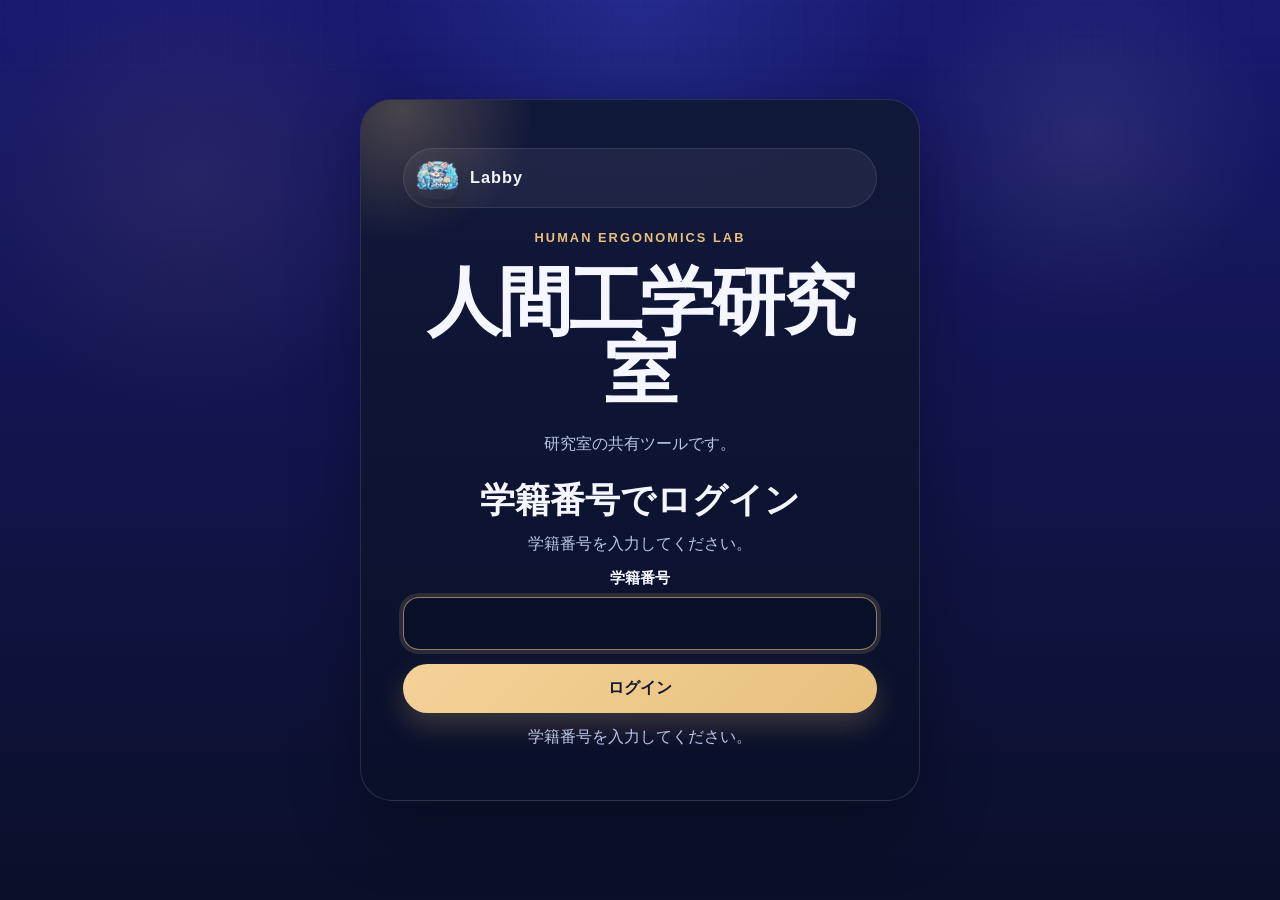
<file: public/index.html>
<!DOCTYPE html>
<html lang="ja">
<head>
  <meta charset="UTF-8">
  <meta name="viewport" content="width=device-width, initial-scale=1.0">
  <title>Labby</title>
  <meta name="description" content="&#x4eba;&#x9593;&#x5de5;&#x5b66;&#x7814;&#x7a76;&#x5ba4;&#x306e;&#x5171;&#x6709;&#x30c4;&#x30fc;&#x30eb;">
  <meta name="theme-color" content="#191970">
  <meta name="robots" content="noindex, nofollow, noarchive">
  <meta name="apple-mobile-web-app-capable" content="yes">
  <meta name="apple-mobile-web-app-title" content="Labby">
  <link rel="manifest" href="./manifest.webmanifest">
  <link rel="icon" href="./labby-icon-192.png" type="image/png">
  <link rel="apple-touch-icon" href="./labby-icon-192.png">
  <link rel="stylesheet" href="./styles.css">
  <script src="./app.js" defer></script>
</head>
<body>
  <main class="shell">
    <section id="authView" class="auth-screen">
      <section class="auth-card" aria-labelledby="loginTitle">
        <div class="auth-orb" aria-hidden="true"></div>
        <div class="app-brand">
          <img src="./labby-icon-192.png" alt="Labby" class="app-brand-icon">
          <span class="app-brand-name">Labby</span>
        </div>
        <p class="auth-label">Human Ergonomics Lab</p>
        <h1 id="labName">&#x4eba;&#x9593;&#x5de5;&#x5b66;&#x7814;&#x7a76;&#x5ba4;</h1>
        <p id="tagline" class="auth-copy">
          &#x7814;&#x7a76;&#x5ba4;&#x306e;&#x5171;&#x6709;&#x30c4;&#x30fc;&#x30eb;&#x3067;&#x3059;&#x3002;
        </p>

        <div class="auth-form-block">
          <h2 id="loginTitle">&#x5b66;&#x7c4d;&#x756a;&#x53f7;&#x3067;&#x30ed;&#x30b0;&#x30a4;&#x30f3;</h2>
          <p id="loginDescription" class="auth-copy">
            &#x5b66;&#x7c4d;&#x756a;&#x53f7;&#x3092;&#x5165;&#x529b;&#x3057;&#x3066;&#x304f;&#x3060;&#x3055;&#x3044;&#x3002;
          </p>

          <form id="loginForm" class="login-form" novalidate autocomplete="on">
            <label class="field field-centered">
              <span>&#x5b66;&#x7c4d;&#x756a;&#x53f7;</span>
              <input
                id="userIdInput"
                type="text"
                name="userId"
                inputmode="numeric"
                autocomplete="username"
                placeholder=""
              >
            </label>

            <button class="primary-button" type="submit">&#x30ed;&#x30b0;&#x30a4;&#x30f3;</button>
          </form>

          <p id="loginMessage" class="helper-text">
            &#x5b66;&#x7c4d;&#x756a;&#x53f7;&#x3092;&#x5165;&#x529b;&#x3057;&#x3066;&#x304f;&#x3060;&#x3055;&#x3044;&#x3002;
          </p>
        </div>
      </section>
    </section>

    <section id="workspaceView" class="workspace-shell" hidden>
      <aside class="sidebar">
        <div class="sidebar-card">
          <div class="app-brand app-brand-sidebar">
            <img src="./labby-icon-192.png" alt="Labby" class="app-brand-icon">
            <span class="app-brand-name">Labby</span>
          </div>
          <p class="sidebar-label">Workspace</p>
          <h2 id="sidebarLabName">&#x4eba;&#x9593;&#x5de5;&#x5b66;&#x7814;&#x7a76;&#x5ba4;</h2>
          <p id="sidebarUserText" class="sidebar-copy"></p>
        </div>

        <nav id="workspaceNav" class="sidebar-nav" aria-label="&#x30ab;&#x30c6;&#x30b4;&#x30ea;&#x4e00;&#x89a7;"></nav>
        <button id="logoutButton" class="secondary-button" type="button">&#x30ed;&#x30b0;&#x30a2;&#x30a6;&#x30c8;</button>
      </aside>

      <section class="workspace-main">
        <header class="workspace-header">
          <div class="workspace-heading">
            <p class="workspace-label">Category</p>
            <h2 id="workspaceTitle">&#x5728;&#x5ba4;&#x7ba1;&#x7406;</h2>
            <p id="workspaceDescription" class="workspace-copy"></p>
          </div>
          <span id="currentUserBadge" class="user-badge"></span>
        </header>

        <section class="workspace-stage">
          <article id="view-presence" class="workspace-view">
            <section class="view-card">
              <div class="presence-shell">
                <div class="presence-toolbar">
                  <div>
                    <p class="view-label">&#x5728;&#x5ba4;&#x7ba1;&#x7406;</p>
                    <h3 id="presenceMonthLabel">&#x4eca;&#x6708;</h3>
                  </div>

                  <div class="presence-nav">
                    <button id="presencePrevButton" class="secondary-button" type="button">&#x524d;&#x306e;&#x6708;</button>
                    <button id="presenceTodayButton" class="secondary-button" type="button">&#x4eca;&#x6708;</button>
                    <button id="presenceNextButton" class="secondary-button" type="button">&#x6b21;&#x306e;&#x6708;</button>
                  </div>
                </div>

                <div class="presence-table-wrap">
                  <table class="presence-table">
                    <thead id="presenceTableHead"></thead>
                    <tbody id="presenceTableBody"></tbody>
                  </table>
                </div>

                <div class="presence-table-section">
                  <p class="view-label">&#x52e4;&#x6020;</p>
                  <div class="presence-table-wrap">
                    <table class="presence-table attendance-table">
                      <thead id="attendanceTableHead"></thead>
                      <tbody id="attendanceTableBody"></tbody>
                    </table>
                  </div>
                </div>

                <div id="presenceEditorModal" class="presence-editor-backdrop" hidden>
                  <section class="presence-editor-dialog" role="dialog" aria-modal="true" aria-labelledby="presenceEditorTitle">
                    <div class="presence-editor-head">
                      <div>
                        <p class="view-label">&#x4e88;&#x5b9a;&#x7de8;&#x96c6;</p>
                        <h3 id="presenceEditorTitle">&#x65e5;&#x4ed8;</h3>
                      </div>
                      <button id="presenceEditorCloseButton" class="presence-editor-close" type="button" aria-label="&#x9589;&#x3058;&#x308b;">&#xd7;</button>
                    </div>

                    <form id="presenceEditorForm" class="form-stack">
                      <div class="presence-input-grid">
                        <label class="field">
                          <span>&#x958b;&#x59cb;&#x6642;&#x9593;</span>
                          <input id="presenceEditorStartTimeInput" type="time" name="presenceEditorStartTime">
                        </label>

                        <label class="field">
                          <span>&#x7d42;&#x4e86;&#x6642;&#x9593;</span>
                          <input id="presenceEditorEndTimeInput" type="time" name="presenceEditorEndTime">
                        </label>
                      </div>

                      <label class="field">
                        <span>&#x5bfe;&#x5fdc;&#x53ef;&#x5426;</span>
                        <select id="presenceEditorAvailabilitySelect" name="presenceEditorAvailability"></select>
                      </label>

                      <label class="field">
                        <span>&#x78ba;&#x8a8d;</span>
                        <input id="presenceEditorSummaryPreview" type="text" value="" readonly>
                      </label>

                      <div class="presence-actions">
                        <button class="primary-button" type="submit">&#x4fdd;&#x5b58;</button>
                        <button id="presenceEditorDeleteButton" class="secondary-button" type="button">&#x524a;&#x9664;</button>
                      </div>
                    </form>

                    <p id="presenceEditorMessage" class="helper-text"></p>
                  </section>
                </div>
              </div>
            </section>
          </article>

          <article id="view-tasks" class="workspace-view" hidden>
            <section class="view-card">
              <div class="tasks-shell">
                <div class="tasks-header">
                  <div>
                    <p class="view-label">&#x30de;&#x30a4;&#x30bf;&#x30b9;&#x30af;</p>
                    <h3>&#x30de;&#x30a4;&#x30bf;&#x30b9;&#x30af;</h3>
                  </div>
                  <div class="info-box tasks-summary-card">
                    <strong>&#x5bfe;&#x8c61;</strong>
                    <small id="taskOwnerText"></small>
                  </div>
                </div>

                <div class="tasks-layout">
                  <section class="panel tasks-panel">
                    <div class="panel-head">
                      <p class="view-label">&#x30bf;&#x30b9;&#x30af;&#x5165;&#x529b;</p>
                      <h3>&#x8ffd;&#x52a0;</h3>
                    </div>

                    <form id="taskForm" class="form-stack">
                      <label class="field">
                        <span>&#x30bf;&#x30b9;&#x30af;&#x540d;</span>
                        <input id="taskTitleInput" type="text" name="taskTitle" maxlength="60" placeholder="">
                      </label>

                      <label class="field">
                        <span>&#x671f;&#x65e5;</span>
                        <input id="taskDueDateInput" type="date" name="taskDueDate">
                      </label>

                      <label class="field">
                        <span>&#x30e1;&#x30e2;</span>
                        <input id="taskNoteInput" type="text" name="taskNote" maxlength="80" placeholder="">
                      </label>

                      <button class="primary-button" type="submit">&#x8ffd;&#x52a0;</button>
                    </form>

                    <p id="taskFormMessage" class="helper-text">&#x671f;&#x65e5;&#x9806;</p>
                  </section>

                  <section class="panel tasks-panel">
                    <div class="panel-head">
                      <p class="view-label">&#x4e00;&#x89a7;</p>
                      <h3>&#x73fe;&#x5728;&#x306e;&#x30bf;&#x30b9;&#x30af;</h3>
                    </div>

                    <div id="taskList" class="task-list" aria-live="polite"></div>
                  </section>
                </div>
              </div>
            </section>
          </article>

          <article id="view-sharedSchedule" class="workspace-view" hidden>
            <section class="view-card">
              <div class="shared-schedule-shell">
                <div class="shared-schedule-header">
                  <div>
                    <p class="view-label">&#x5171;&#x6709;&#x30b9;&#x30b1;&#x30b8;&#x30e5;&#x30fc;&#x30eb;</p>
                    <h3>&#x7814;&#x7a76;&#x5ba4;&#x5168;&#x4f53;&#x306e;&#x4e88;&#x5b9a;</h3>
                  </div>
                  <p id="sharedScheduleStatusMessage" class="helper-text"></p>
                </div>

                <div class="shared-schedule-toolbar">
                  <h4 id="sharedScheduleMonthLabel">&#x4eca;&#x6708;</h4>
                  <div class="shared-schedule-nav">
                    <button id="sharedSchedulePrevButton" class="secondary-button" type="button">&#x524d;&#x306e;&#x6708;</button>
                    <button id="sharedScheduleTodayButton" class="secondary-button" type="button">&#x4eca;&#x6708;</button>
                    <button id="sharedScheduleNextButton" class="secondary-button" type="button">&#x6b21;&#x306e;&#x6708;</button>
                  </div>
                </div>

                <div id="sharedScheduleCountdown" class="shared-schedule-countdown" aria-live="polite"></div>

                <div class="shared-schedule-board">
                  <section class="panel shared-schedule-calendar-panel">
                    <div id="sharedScheduleCalendar" class="shared-schedule-calendar" aria-live="polite"></div>
                  </section>

                  <div class="shared-schedule-side">
                  <section class="panel shared-schedule-panel">
                    <div class="panel-head">
                      <p class="view-label">&#x5165;&#x529b;</p>
                      <h3>&#x65b0;&#x3057;&#x3044;&#x4e88;&#x5b9a;</h3>
                    </div>

                    <form id="sharedScheduleForm" class="form-stack">
                      <label class="field">
                        <span>&#x4ef6;&#x540d;</span>
                        <input id="sharedScheduleTitleInput" type="text" name="sharedScheduleTitle" maxlength="80" placeholder="">
                      </label>

                      <label class="field">
                        <span>&#x7a2e;&#x5225;</span>
                        <select id="sharedScheduleTypeInput" name="sharedScheduleType"></select>
                      </label>

                      <label class="field">
                        <span>&#x65e5;&#x4ed8;</span>
                        <input id="sharedScheduleDateInput" type="date" name="sharedScheduleDate">
                      </label>

                      <div class="presence-input-grid">
                        <label class="field">
                          <span>&#x958b;&#x59cb;</span>
                          <input id="sharedScheduleStartTimeInput" type="time" name="sharedScheduleStartTime">
                        </label>

                        <label class="field">
                          <span>&#x7d42;&#x4e86;</span>
                          <input id="sharedScheduleEndTimeInput" type="time" name="sharedScheduleEndTime">
                        </label>
                      </div>

                      <label class="field">
                        <span>&#x30e1;&#x30e2;</span>
                        <input id="sharedScheduleNoteInput" type="text" name="sharedScheduleNote" maxlength="120" placeholder="">
                      </label>

                      <button class="primary-button" type="submit">&#x4fdd;&#x5b58;</button>
                    </form>

                    <p id="sharedScheduleFormMessage" class="helper-text"></p>
                  </section>

                  <section class="panel shared-schedule-panel">
                    <div class="panel-head">
                      <p class="view-label">&#x4e00;&#x89a7;</p>
                      <h3>&#x8fd1;&#x3044;&#x4e88;&#x5b9a;</h3>
                    </div>

                    <div id="sharedScheduleList" class="shared-schedule-list" aria-live="polite"></div>
                  </section>
                  </div>
                </div>
              </div>
            </section>
          </article>

          <article id="view-clock" class="workspace-view" hidden>
            <section class="view-card">
              <div class="clock-shell">
                <div class="clock-now">
                  <p id="clockCurrentDate" class="clock-current-date helper-text">----</p>
                  <h4 id="clockCurrentTime" class="clock-current-time">--:--:--</h4>
                  <div class="clock-inline-totals" aria-live="polite">
                    <div class="clock-inline-total">
                      <span class="clock-inline-total-label">&#x4eca;&#x6708;&#x7d2f;&#x8a08;</span>
                      <strong id="clockMonthTotalValue" class="clock-inline-total-value">0&#x5206;</strong>
                      <p id="clockMonthTotalNote" class="clock-inline-total-note helper-text"></p>
                    </div>
                    <div class="clock-inline-total">
                      <span class="clock-inline-total-label">&#x7dcf;&#x7d2f;&#x8a08;</span>
                      <strong id="clockTotalValue" class="clock-inline-total-value">0&#x5206;</strong>
                      <p id="clockTotalNote" class="clock-inline-total-note helper-text"></p>
                    </div>
                  </div>
                </div>

                <div class="clock-center-row">
                  <div id="clockActionButtons" class="clock-actions" aria-live="polite"></div>
                </div>

                <div class="clock-status-line">
                  <p id="clockStatusText" class="clock-status-text">&#x672a;&#x6253;&#x523b;</p>
                  <p id="clockStatusSubtext" class="helper-text"></p>
                </div>

                <div id="clockDaySummaryCards" class="clock-day-summary" hidden aria-live="polite"></div>

                <div id="clockExcelFileCard" class="clock-excel-card" hidden aria-live="polite">
                  <div>
                    <span class="clock-excel-label">Excel</span>
                    <strong id="clockExcelFileName"></strong>
                    <p id="clockExcelMessage" class="helper-text"></p>
                  </div>
                  <button id="clockExcelOpenButton" class="secondary-button" type="button">&#x958b;&#x304f;</button>
                </div>

                <section class="clock-history">
                  <div class="clock-history-head">
                    <div>
                      <p class="clock-history-label">&#x4eca;&#x65e5;&#x306e;&#x8a18;&#x9332;</p>
                      <p id="clockSummaryText" class="helper-text"></p>
                    </div>
                    <button id="clockExportButton" class="secondary-button clock-export-button" type="button">CSV&#x51fa;&#x529b;</button>
                  </div>
                  <div id="clockHistoryList" class="clock-history-list" aria-live="polite"></div>
                </section>

                <div class="clock-adjustment-layout">
                  <section class="clock-adjustment-panel">
                    <div class="clock-history-head">
                      <div>
                        <p class="clock-history-label">&#x4fee;&#x6b63;</p>
                      </div>
                    </div>
                    <form id="clockCorrectionForm" class="form-stack">
                      <label id="clockCorrectionTargetField" class="field" hidden>
                        <span>&#x5bfe;&#x8c61;</span>
                        <select id="clockCorrectionTargetSelect" name="targetUserId"></select>
                      </label>

                      <div class="clock-adjustment-grid">
                        <label class="field">
                          <span>&#x65e5;&#x4ed8;</span>
                          <input id="clockCorrectionDateInput" type="date" name="dateKey">
                        </label>

                        <label class="field">
                          <span>&#x5165;&#x5ba4;</span>
                          <input id="clockCorrectionStartInput" type="time" name="startTime">
                        </label>

                        <label class="field">
                          <span>&#x9000;&#x5ba4;</span>
                          <input id="clockCorrectionEndInput" type="time" name="endTime">
                        </label>

                        <label class="field">
                          <span>&#x7814;&#x7a76;&#x5916;&#x6642;&#x9593;(&#x5206;)</span>
                          <input id="clockCorrectionBreakInput" type="number" name="breakMinutes" min="0" step="5" inputmode="numeric" placeholder="0">
                        </label>
                      </div>

                      <label class="field">
                        <span>&#x30e1;&#x30e2;</span>
                        <input id="clockCorrectionNoteInput" type="text" name="note" maxlength="120" placeholder="">
                      </label>

                      <button id="clockCorrectionSubmitButton" class="primary-button" type="submit">&#x4fee;&#x6b63;&#x7533;&#x8acb;</button>
                    </form>
                    <p id="clockCorrectionMessage" class="helper-text"></p>
                  </section>

                  <section class="clock-adjustment-panel">
                    <div class="clock-history-head">
                      <div>
                        <p id="clockRequestListLabel" class="clock-history-label">&#x7533;&#x8acb;</p>
                      </div>
                    </div>
                    <div id="clockCorrectionRequestList" class="clock-request-list" aria-live="polite"></div>
                  </section>
                </div>
              </div>
            </section>
          </article>

          <article id="view-clockMonthly" class="workspace-view" hidden>
            <section class="view-card">
              <div class="clock-monthly-shell">
                <div class="clock-monthly-header">
                  <div>
                    <p class="view-label">&#x6d3b;&#x52d5;&#x96c6;&#x8a08;</p>
                    <h3 id="clockMonthSummaryLabel">&#x4eca;&#x6708;&#x306e;&#x7814;&#x7a76;&#x6642;&#x9593;</h3>
                  </div>
                </div>

                <div class="clock-monthly-nav">
                  <button id="clockMonthSummaryPrevButton" class="secondary-button" type="button">&#x524d;&#x306e;&#x6708;</button>
                  <button id="clockMonthSummaryTodayButton" class="secondary-button" type="button">&#x4eca;&#x6708;</button>
                  <button id="clockMonthSummaryNextButton" class="secondary-button" type="button">&#x6b21;&#x306e;&#x6708;</button>
                </div>

                <div class="clock-monthly-table-wrap">
                  <table class="clock-monthly-table">
                    <thead>
                      <tr>
                        <th>&#x30e6;&#x30fc;&#x30b6;&#x30fc;</th>
                        <th>&#x533a;&#x5206;</th>
                        <th>&#x7814;&#x7a76;&#x6642;&#x9593;</th>
                        <th>&#x5728;&#x5ba4;&#x6642;&#x9593;</th>
                        <th>&#x7814;&#x7a76;&#x5916;&#x6642;&#x9593;</th>
                        <th>&#x6700;&#x5f8c;&#x306e;&#x6253;&#x523b;</th>
                      </tr>
                    </thead>
                    <tbody id="clockMonthSummaryTableBody"></tbody>
                  </table>
                </div>
              </div>
            </section>
          </article>

          <article id="view-settings" class="workspace-view" hidden>
            <div class="settings-layout">
              <section class="panel">
                <div class="panel-head">
                  <p class="view-label">&#x73fe;&#x5728;&#x306e;&#x30e6;&#x30fc;&#x30b6;&#x30fc;</p>
                  <h3>&#x30ed;&#x30b0;&#x30a4;&#x30f3;&#x60c5;&#x5831;</h3>
                </div>
                <div id="currentUserCard" class="info-grid"></div>
                <form id="displayNameForm" class="form-stack">
                  <label class="field">
                    <span>&#x8868;&#x793a;&#x540d;</span>
                    <input id="displayNameInput" type="text" name="displayName" autocomplete="nickname" placeholder="">
                  </label>

                  <button class="primary-button" type="submit">&#x8868;&#x793a;&#x540d;&#x3092;&#x66f4;&#x65b0;</button>
                </form>
                <p id="displayNameMessage" class="helper-text">
                  &#x4fdd;&#x5b58;&#x5148;&#x3092;&#x8868;&#x793a;&#x3057;&#x307e;&#x3059;&#x3002;
                </p>
                <div id="permissionSummary" class="chip-list"></div>
              </section>

              <section class="panel">
                <div class="panel-head">
                  <p class="view-label">&#x7814;&#x7a76;&#x5ba4;&#x57fa;&#x6e96;&#x65e5;</p>
                  <h3>&#x767a;&#x8868;&#x30fb;&#x5be9;&#x67fb;&#x4f1a;&#x65e5;</h3>
                </div>

                <form id="labMilestoneForm" class="form-stack">
                  <label class="field">
                    <span>&#x4e2d;&#x9593;&#x767a;&#x8868;&#x65e5;</span>
                    <input id="midtermPresentationDateInput" type="date" name="midtermPresentationDate">
                  </label>

                  <label class="field">
                    <span>&#x672c;&#x5be9;&#x67fb;&#x4f1a;&#x65e5;</span>
                    <input id="finalReviewDateInput" type="date" name="finalReviewDate">
                  </label>

                  <button class="primary-button" type="submit">&#x65e5;&#x4ed8;&#x3092;&#x4fdd;&#x5b58;</button>
                </form>
                <p id="labMilestoneMessage" class="helper-text"></p>
              </section>

              <section class="panel">
                <div class="panel-head">
                  <p class="view-label">Excel</p>
                  <h3>OneDrive&#x30ea;&#x30f3;&#x30af;</h3>
                </div>

                <form id="excelLinkForm" class="form-stack">
                  <label class="field">
                    <span>OneDrive&#x30ea;&#x30f3;&#x30af;</span>
                    <input id="excelLinkInput" type="url" name="excelLink" inputmode="url" placeholder="">
                  </label>
                  <button class="primary-button" type="submit">&#x30ea;&#x30f3;&#x30af;&#x3092;&#x4fdd;&#x5b58;</button>
                </form>
                <p id="excelLinkMessage" class="helper-text"></p>
              </section>

                <section class="panel">
                  <div class="panel-head">
                    <p class="view-label">&#x6a29;&#x9650;&#x7ba1;&#x7406;</p>
                    <h3>&#x7ba1;&#x7406;</h3>
                  </div>
                  <p id="settingsNotice" class="view-copy"></p>
                </section>

                <section id="memberSection" class="panel" hidden>
                  <div class="panel-head">
                    <p class="view-label">&#x30e6;&#x30fc;&#x30b6;&#x30fc;&#x6a29;&#x9650;</p>
                    <h3>&#x30e6;&#x30fc;&#x30b6;&#x30fc;&#x533a;&#x5206;&#x306e;&#x8a2d;&#x5b9a;</h3>
                  </div>
                  <p class="view-copy">&#x53f3;&#x5074;&#x306e;&#x30d7;&#x30eb;&#x30c0;&#x30a6;&#x30f3;&#x304b;&#x3089;&#x3001;&#x5404;&#x30e6;&#x30fc;&#x30b6;&#x30fc;&#x306e;&#x533a;&#x5206;&#x3092;&#x5909;&#x66f4;&#x3067;&#x304d;&#x307e;&#x3059;&#x3002;</p>
                  <p id="memberRoleMessage" class="helper-text"></p>
                  <div id="memberTable" class="member-table" aria-live="polite"></div>
                </section>
            </div>
          </article>

          <article id="view-empty" class="workspace-view" hidden>
            <section class="view-card view-card-empty">
              <p class="view-label">&#x6a29;&#x9650;&#x5f85;&#x3061;</p>
              <h3>&#x5229;&#x7528;&#x3067;&#x304d;&#x308b;&#x30ab;&#x30c6;&#x30b4;&#x30ea;&#x304c;&#x3042;&#x308a;&#x307e;&#x305b;&#x3093;</h3>
              <p class="view-copy">&#x7ba1;&#x7406;&#x8005;&#x306e;&#x8a2d;&#x5b9a;&#x5f85;&#x3061;&#x3067;&#x3059;&#x3002;</p>
            </section>
          </article>
        </section>
      </section>
    </section>
  </main>
</body>
</html>
</file>
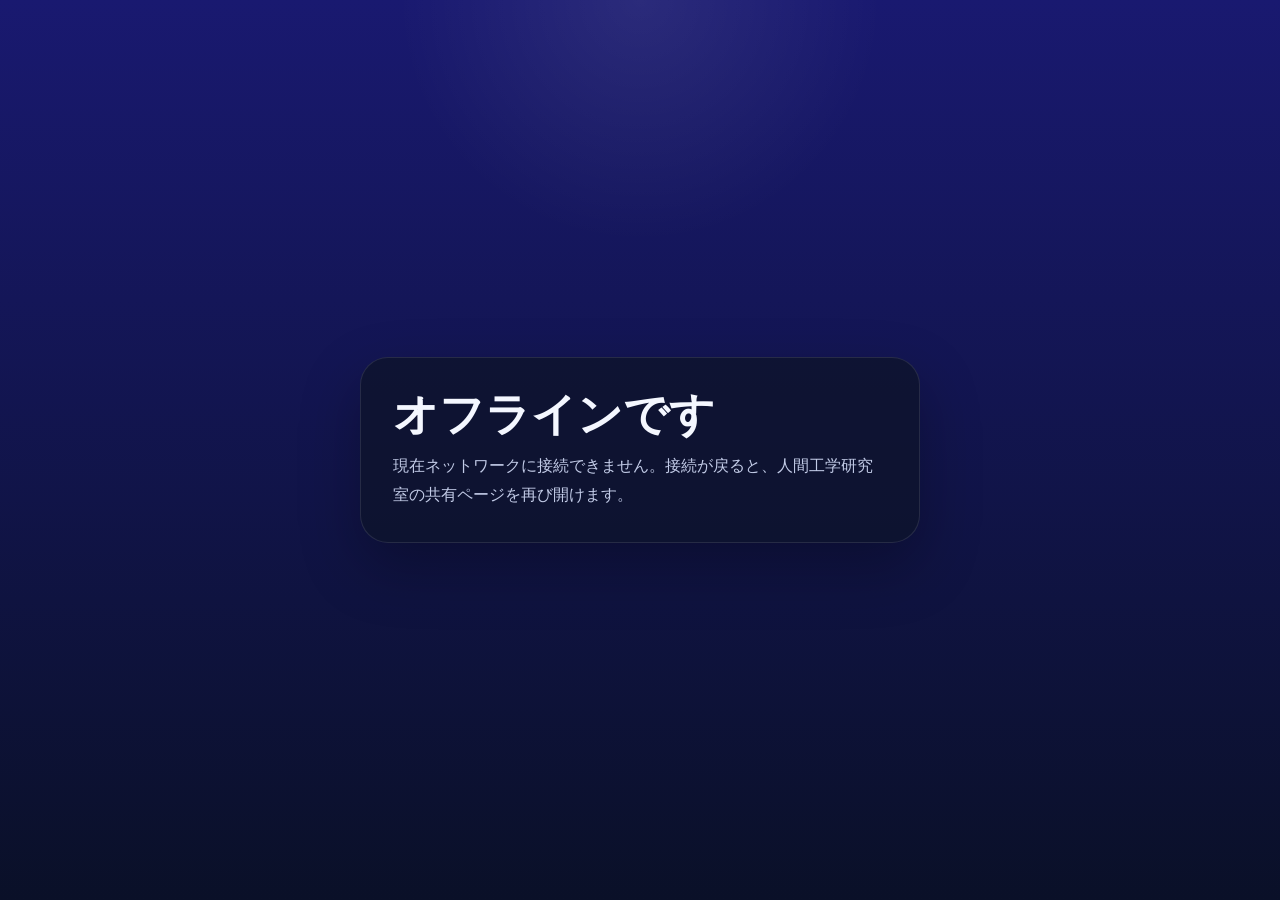
<file: public/offline.html>
<!DOCTYPE html>
<html lang="ja">
<head>
  <meta charset="UTF-8">
  <meta name="viewport" content="width=device-width, initial-scale=1.0">
  <title>オフライン | 人間工学研究室</title>
  <meta name="theme-color" content="#191970">
  <style>
    :root {
      color-scheme: dark;
    }

    * {
      box-sizing: border-box;
    }

    body {
      margin: 0;
      min-height: 100vh;
      display: grid;
      place-items: center;
      padding: 24px;
      background:
        radial-gradient(circle at top center, rgba(255, 255, 255, 0.08), transparent 22%),
        linear-gradient(180deg, #191970 0%, #0a1028 100%);
      color: #f4f7ff;
      font-family: "Yu Gothic UI", "Hiragino Sans", "BIZ UDPGothic", sans-serif;
    }

    main {
      width: min(560px, 100%);
      padding: 32px;
      border-radius: 28px;
      background: rgba(14, 20, 45, 0.82);
      border: 1px solid rgba(255, 255, 255, 0.1);
      box-shadow: 0 24px 60px rgba(0, 0, 0, 0.28);
    }

    h1 {
      margin: 0 0 14px;
      font-size: clamp(2rem, 5vw, 2.8rem);
      line-height: 1.08;
    }

    p {
      margin: 0;
      color: #c2cbe7;
      line-height: 1.8;
    }
  </style>
</head>
<body>
  <main>
    <h1>オフラインです</h1>
    <p>現在ネットワークに接続できません。接続が戻ると、人間工学研究室の共有ページを再び開けます。</p>
  </main>
</body>
</html>
</file>
<file: public/styles.css>
:root {
  color-scheme: dark;
  --bg: #191970;
  --bg-deep: #0a1028;
  --panel: rgba(14, 20, 45, 0.76);
  --line: rgba(255, 255, 255, 0.12);
  --text: #f4f7ff;
  --muted: #bbc5e6;
  --accent: #e8c07d;
  --accent-strong: #f4d298;
  --control-bg: rgba(6, 12, 30, 0.92);
  --control-bg-focus: rgba(10, 18, 42, 0.96);
  --control-line: rgba(255, 255, 255, 0.18);
  --control-text: #f8faff;
  --shadow: 0 24px 70px rgba(0, 0, 0, 0.32);
  --radius-xl: 32px;
  --radius-lg: 24px;
  --radius-md: 16px;
}

* {
  box-sizing: border-box;
}

html,
body {
  min-height: 100%;
}

body {
  margin: 0;
  color: var(--text);
  font-family: "Yu Gothic UI", "Hiragino Sans", "BIZ UDPGothic", sans-serif;
  background:
    radial-gradient(circle at top center, rgba(80, 109, 255, 0.2), transparent 24%),
    radial-gradient(circle at 15% 20%, rgba(232, 192, 125, 0.08), transparent 18%),
    radial-gradient(circle at 85% 15%, rgba(255, 255, 255, 0.08), transparent 14%),
    linear-gradient(180deg, var(--bg) 0%, var(--bg-deep) 100%);
}

body.is-modal-open {
  overflow: hidden;
}

body::before {
  content: "";
  position: fixed;
  inset: 0;
  pointer-events: none;
  background:
    linear-gradient(rgba(255, 255, 255, 0.04) 1px, transparent 1px),
    linear-gradient(90deg, rgba(255, 255, 255, 0.04) 1px, transparent 1px);
  background-size: 32px 32px;
  mask-image: linear-gradient(180deg, rgba(0, 0, 0, 0.28), transparent 72%);
}

button,
input,
select {
  font: inherit;
}

h1,
h2,
h3,
p {
  margin: 0;
}

[hidden] {
  display: none !important;
}

.shell {
  width: min(1800px, calc(100% - 24px));
  min-height: 100vh;
  margin: 0 auto;
  padding: 24px 0;
}

.auth-screen {
  min-height: calc(100vh - 48px);
  display: grid;
  place-items: center;
}

.auth-card,
.sidebar-card,
.workspace-header,
.view-card,
.panel {
  border: 1px solid var(--line);
  border-radius: var(--radius-xl);
  background: var(--panel);
  box-shadow: var(--shadow);
  backdrop-filter: blur(18px);
}

.auth-card {
  position: relative;
  width: min(560px, 100%);
  padding: 48px 42px;
  display: grid;
  gap: 22px;
  text-align: center;
  background:
    linear-gradient(180deg, rgba(17, 25, 55, 0.94) 0%, rgba(10, 16, 40, 0.86) 100%);
  overflow: hidden;
}

.auth-orb {
  position: absolute;
  width: 260px;
  height: 260px;
  inset: -120px auto auto -90px;
  border-radius: 999px;
  background: radial-gradient(circle, rgba(232, 192, 125, 0.26) 0%, rgba(232, 192, 125, 0) 72%);
  pointer-events: none;
}

.app-brand {
  display: inline-flex;
  align-items: center;
  gap: 12px;
  align-self: flex-start;
  padding: 8px 12px;
  border-radius: 999px;
  border: 1px solid rgba(255, 255, 255, 0.1);
  background: rgba(255, 255, 255, 0.06);
}

.app-brand-sidebar {
  margin-bottom: 4px;
}

.app-brand-icon {
  width: 42px;
  height: 42px;
  border-radius: 14px;
  object-fit: cover;
  box-shadow: 0 10px 24px rgba(0, 0, 0, 0.24);
}

.app-brand-name {
  font-size: 1.02rem;
  font-weight: 800;
  letter-spacing: 0.06em;
}

.auth-label,
.sidebar-label,
.workspace-label,
.view-label {
  color: var(--accent);
  font-size: 0.8rem;
  font-weight: 800;
  letter-spacing: 0.16em;
  text-transform: uppercase;
}

.auth-card h1 {
  font-size: clamp(2.8rem, 7vw, 4.6rem);
  line-height: 0.96;
  letter-spacing: -0.04em;
}

.auth-copy,
.helper-text,
.sidebar-copy,
.workspace-copy,
.view-copy,
.info-box small,
.member-card small {
  color: var(--muted);
  line-height: 1.8;
}

.nav-button small {
  display: block;
  white-space: nowrap;
  overflow: hidden;
  text-overflow: ellipsis;
}

.auth-form-block,
.workspace-heading,
.panel-head {
  display: grid;
  gap: 10px;
}

.auth-form-block h2,
.workspace-heading h2,
.view-card h3,
.panel h3 {
  font-size: clamp(1.6rem, 3vw, 2.2rem);
  line-height: 1.1;
}

.login-form,
.form-stack {
  display: grid;
  gap: 14px;
}

.field {
  display: grid;
  gap: 8px;
  text-align: left;
}

.field-centered {
  text-align: center;
}

.field span {
  font-size: 0.95rem;
  font-weight: 700;
}

.field input,
.field select,
.field textarea {
  width: 100%;
  border: 1px solid var(--control-line);
  border-radius: var(--radius-md);
  padding: 15px 18px;
  color: var(--control-text);
  background: var(--control-bg);
  outline: none;
  transition: border-color 140ms ease, box-shadow 140ms ease, background 140ms ease;
  appearance: none;
  caret-color: var(--accent-strong);
}

.field-centered input {
  text-align: center;
  font-size: 1.1rem;
  letter-spacing: 0.08em;
}

.field input::placeholder {
  color: rgba(244, 247, 255, 0.56);
}

.field textarea {
  min-height: 108px;
  resize: vertical;
  font: inherit;
}

.field select {
  color: var(--control-text);
  padding-right: 52px;
  background-image: url("data:image/svg+xml,%3Csvg xmlns='http://www.w3.org/2000/svg' width='18' height='12' viewBox='0 0 18 12'%3E%3Cpath d='M3 4.25 9 9l6-4.75' fill='none' stroke='%23f8faff' stroke-width='2' stroke-linecap='round' stroke-linejoin='round'/%3E%3C/svg%3E");
  background-repeat: no-repeat;
  background-position: right 18px center;
  background-size: 18px 12px;
}

.field input:focus,
.field select:focus,
.field textarea:focus {
  border-color: rgba(232, 192, 125, 0.62);
  box-shadow: 0 0 0 4px rgba(232, 192, 125, 0.14);
  background: var(--control-bg-focus);
}

.field select option,
.field select optgroup {
  color: var(--control-text);
  background: #101936;
}

.field input[type="date"] {
  color-scheme: dark;
  position: relative;
  padding-right: 58px;
}

.field input[type="date"]::-webkit-calendar-picker-indicator {
  width: 34px;
  height: 34px;
  margin-right: 10px;
  padding: 0;
  border-radius: 999px;
  background-color: rgba(255, 255, 255, 0.18);
  background-image: url("data:image/svg+xml,%3Csvg xmlns='http://www.w3.org/2000/svg' width='22' height='22' viewBox='0 0 24 24'%3E%3Crect x='3.5' y='5.5' width='17' height='15' rx='2.5' fill='none' stroke='%23f8faff' stroke-width='1.8'/%3E%3Cpath d='M7 3.75v3.5M17 3.75v3.5M3.5 9.5h17' fill='none' stroke='%23f8faff' stroke-width='1.8' stroke-linecap='round'/%3E%3C/svg%3E");
  background-repeat: no-repeat;
  background-position: center;
  background-size: 18px 18px;
  box-shadow: 0 0 0 1px rgba(255, 255, 255, 0.18);
  filter: none;
  opacity: 1;
  cursor: pointer;
}

.primary-button,
.secondary-button,
.nav-button {
  border-radius: 999px;
  font-weight: 700;
  transition: transform 140ms ease, box-shadow 140ms ease, opacity 140ms ease, border-color 140ms ease;
}

.primary-button,
.secondary-button {
  width: 100%;
  padding: 14px 18px;
  cursor: pointer;
}

.primary-button {
  border: 0;
  color: #11182f;
  background: linear-gradient(135deg, var(--accent-strong) 0%, var(--accent) 100%);
  box-shadow: 0 12px 28px rgba(232, 192, 125, 0.22);
}

.secondary-button {
  border: 1px solid rgba(255, 255, 255, 0.12);
  color: var(--text);
  background: rgba(255, 255, 255, 0.08);
}

.primary-button:hover,
.secondary-button:hover,
.nav-button:hover {
  transform: translateY(-1px);
}

.workspace-shell {
  display: grid;
  grid-template-columns: 290px minmax(0, 1fr);
  gap: 22px;
}

.sidebar {
  position: sticky;
  top: 24px;
  align-self: start;
  display: grid;
  gap: 16px;
}

.sidebar-card,
.workspace-header,
.view-card,
.panel {
  padding: 24px;
}

.sidebar-card {
  display: grid;
  gap: 10px;
}

.sidebar-card h2 {
  font-size: 1.8rem;
}

.sidebar-nav {
  display: grid;
  gap: 10px;
}

.nav-button {
  width: 100%;
  padding: 14px 16px;
  text-align: left;
  cursor: pointer;
  color: var(--text);
  border: 1px solid rgba(255, 255, 255, 0.08);
  background: rgba(255, 255, 255, 0.06);
}

.nav-button strong {
  display: block;
  margin-bottom: 4px;
  font-size: 1rem;
}

.nav-button.is-child {
  width: calc(100% - 18px);
  margin-left: 18px;
  position: relative;
}

.nav-button.is-child::before {
  content: "";
  position: absolute;
  left: -10px;
  top: 50%;
  width: 6px;
  height: 1px;
  background: rgba(255, 255, 255, 0.28);
}

.nav-button.is-active {
  border-color: rgba(232, 192, 125, 0.48);
  background: rgba(232, 192, 125, 0.12);
  box-shadow: 0 12px 24px rgba(0, 0, 0, 0.14);
}

.nav-button.is-disabled {
  opacity: 0.42;
  cursor: not-allowed;
}

.user-badge,
.permission-chip {
  display: inline-flex;
  align-items: center;
  justify-content: center;
  min-height: 42px;
  padding: 10px 14px;
  border-radius: 999px;
  border: 1px solid rgba(255, 255, 255, 0.12);
  background: rgba(255, 255, 255, 0.08);
  font-weight: 700;
}

.workspace-main {
  display: grid;
  gap: 20px;
}

.workspace-header {
  display: none;
}

.workspace-stage {
  min-height: 520px;
}

.workspace-view {
  animation: fade-in 180ms ease;
}

.view-card {
  min-height: 520px;
  display: grid;
  align-content: start;
  gap: 16px;
}

.presence-shell {
  display: grid;
  gap: 18px;
}

.presence-toolbar {
  display: flex;
  justify-content: space-between;
  gap: 16px;
  align-items: flex-start;
}

.presence-nav {
  display: grid;
  grid-template-columns: repeat(3, minmax(0, 1fr));
  gap: 10px;
  width: min(420px, 100%);
}

.presence-table-wrap {
  overflow: auto;
  border: 1px solid rgba(255, 255, 255, 0.08);
  border-radius: var(--radius-lg);
  background: rgba(255, 255, 255, 0.04);
}

.presence-table-section {
  display: grid;
  gap: 10px;
}

.presence-table {
  width: max-content;
  min-width: 100%;
  border-collapse: separate;
  border-spacing: 0;
}

.presence-table th,
.presence-table td {
  min-width: 72px;
  padding: 8px 6px;
  border-right: 1px solid rgba(255, 255, 255, 0.06);
  border-bottom: 1px solid rgba(255, 255, 255, 0.06);
  text-align: center;
  vertical-align: middle;
}

.presence-table thead th {
  position: sticky;
  top: 0;
  z-index: 2;
  background: rgba(18, 28, 63, 0.94);
}

.presence-table th:first-child,
.presence-table td:first-child {
  position: sticky;
  left: 0;
  z-index: 1;
  min-width: 132px;
  text-align: left;
  background: rgba(16, 23, 53, 0.96);
}

.presence-table thead th:first-child {
  z-index: 3;
}

.presence-user-name {
  display: block;
  font-weight: 700;
  font-size: 0.94rem;
}

.presence-user-meta {
  display: block;
  margin-top: 3px;
  color: var(--muted);
  font-size: 0.72rem;
  line-height: 1.4;
}

.presence-day-label {
  display: block;
  font-weight: 700;
  font-size: 0.9rem;
}

.presence-weekday {
  display: block;
  margin-top: 3px;
  color: var(--muted);
  font-size: 0.7rem;
}

.presence-day-weekend {
  color: var(--accent);
}

.presence-cell-value {
  display: inline-flex;
  align-items: center;
  justify-content: center;
  min-width: 26px;
  min-height: 24px;
  padding: 2px 6px;
  border-radius: 8px;
  font-weight: 700;
  font-size: 0.76rem;
}

.presence-cell-entry {
  display: grid;
  justify-items: center;
  gap: 4px;
}

.presence-cell-value.is-available {
  background: rgba(103, 239, 191, 0.18);
  color: #bfffe6;
}

.presence-cell-value.is-limited {
  background: rgba(117, 180, 255, 0.18);
  color: #d7e9ff;
}

.presence-cell-value.is-consult {
  background: rgba(232, 192, 125, 0.18);
  color: #ffe3b4;
}

.presence-cell-value.is-unavailable {
  background: rgba(255, 120, 142, 0.18);
  color: #ffd3dc;
}

.presence-cell-time {
  display: block;
  color: var(--muted);
  font-size: 0.66rem;
  line-height: 1.3;
  white-space: nowrap;
}

.presence-cell-empty {
  color: rgba(255, 255, 255, 0.26);
}

.presence-table td.is-own-cell {
  padding: 0;
}

.presence-cell-button {
  width: 100%;
  min-height: 56px;
  padding: 8px 6px;
  border: 0;
  background: transparent;
  color: inherit;
  cursor: pointer;
  transition: background 140ms ease, box-shadow 140ms ease;
}

.presence-cell-button:hover {
  background: rgba(255, 255, 255, 0.06);
}

.presence-cell-button:focus-visible {
  outline: none;
  box-shadow: inset 0 0 0 2px rgba(232, 192, 125, 0.6);
}

.attendance-cell-entry {
  display: grid;
  gap: 4px;
  justify-items: center;
}

.attendance-cell-time {
  display: block;
  color: var(--muted);
  font-size: 0.68rem;
  line-height: 1.25;
  white-space: nowrap;
}

.attendance-cell-break {
  color: rgba(232, 192, 125, 0.92);
}

.presence-editor-backdrop {
  position: fixed;
  inset: 0;
  z-index: 50;
  display: flex;
  justify-content: center;
  align-items: flex-start;
  overflow-y: auto;
  padding: clamp(18px, 5vh, 48px) 20px 24px;
  background: rgba(4, 7, 20, 0.72);
  backdrop-filter: blur(10px);
  -webkit-overflow-scrolling: touch;
}

.presence-editor-dialog {
  width: min(520px, 100%);
  max-height: calc(100dvh - 48px);
  overflow-y: auto;
  display: grid;
  gap: 18px;
  padding: 24px;
  border: 1px solid var(--line);
  border-radius: var(--radius-xl);
  background: linear-gradient(180deg, rgba(17, 25, 55, 0.96) 0%, rgba(10, 16, 40, 0.94) 100%);
  box-shadow: var(--shadow);
  -webkit-overflow-scrolling: touch;
}

.presence-editor-head {
  display: flex;
  justify-content: space-between;
  gap: 16px;
  align-items: flex-start;
}

.presence-editor-close {
  width: 44px;
  height: 44px;
  border: 1px solid rgba(255, 255, 255, 0.12);
  border-radius: 999px;
  background: rgba(255, 255, 255, 0.08);
  color: var(--text);
  cursor: pointer;
  font-size: 1.4rem;
  line-height: 1;
}

.presence-input-grid {
  display: grid;
  grid-template-columns: repeat(2, minmax(0, 1fr));
  gap: 14px;
}

.presence-owner-box {
  display: grid;
  align-content: center;
  min-height: 100%;
}

.presence-owner-box small {
  line-height: 1.55;
}

.presence-note {
  margin-top: -2px;
}

.presence-note .helper-text {
  line-height: 1.6;
}

.field input[readonly] {
  color: var(--muted);
  background: rgba(255, 255, 255, 0.05);
  cursor: default;
}

.file-drop-zone {
  position: relative;
  display: grid;
  gap: 8px;
  place-items: center;
  min-height: 136px;
  padding: 22px;
  border: 1px dashed rgba(232, 192, 125, 0.42);
  border-radius: var(--radius-lg);
  background:
    radial-gradient(circle at 50% 0%, rgba(232, 192, 125, 0.12), transparent 42%),
    rgba(6, 12, 30, 0.72);
  cursor: pointer;
  transition: border-color 140ms ease, background 140ms ease, transform 140ms ease;
}

.file-drop-zone:hover,
.file-drop-zone:focus-visible,
.file-drop-zone.is-dragging {
  border-color: rgba(244, 210, 152, 0.86);
  background:
    radial-gradient(circle at 50% 0%, rgba(232, 192, 125, 0.2), transparent 44%),
    rgba(10, 18, 42, 0.9);
  transform: translateY(-1px);
}

.file-drop-zone input {
  position: absolute;
  inset: 0;
  opacity: 0;
  cursor: pointer;
}

.file-drop-main {
  color: rgba(255, 255, 255, 0.95);
  font-size: 1.08rem;
  font-weight: 800;
  letter-spacing: 0.06em;
}

.file-drop-sub {
  max-width: 100%;
  color: var(--muted);
  font-size: 0.9rem;
  overflow: hidden;
  text-overflow: ellipsis;
  white-space: nowrap;
}

.file-drop-actions {
  display: flex;
  justify-content: flex-end;
}

.presence-actions {
  display: grid;
  grid-template-columns: repeat(2, minmax(0, 1fr));
  gap: 12px;
}

.schedule-shell {
  display: grid;
  gap: 18px;
}

.schedule-header {
  display: flex;
  justify-content: space-between;
  gap: 16px;
  align-items: flex-start;
}

.schedule-note-box {
  width: min(280px, 100%);
}

.schedule-note-box small {
  line-height: 1.6;
}

.schedule-table-wrap {
  overflow: auto;
  border: 1px solid rgba(255, 255, 255, 0.08);
  border-radius: var(--radius-lg);
  background: rgba(255, 255, 255, 0.04);
}

.schedule-table {
  width: 100%;
  min-width: 820px;
  border-collapse: separate;
  border-spacing: 0;
}

.schedule-table th,
.schedule-table td {
  min-width: 120px;
  padding: 14px 12px;
  border-right: 1px solid rgba(255, 255, 255, 0.06);
  border-bottom: 1px solid rgba(255, 255, 255, 0.06);
  text-align: center;
  vertical-align: middle;
}

.schedule-table thead th {
  background: rgba(18, 28, 63, 0.94);
  font-weight: 700;
}

.schedule-table th:first-child,
.schedule-table td:first-child {
  min-width: 150px;
  background: rgba(16, 23, 53, 0.96);
}

.schedule-slot-name {
  display: block;
  font-weight: 700;
}

.schedule-slot-time {
  display: block;
  margin-top: 6px;
  color: var(--muted);
  font-size: 0.78rem;
  line-height: 1.4;
}

.schedule-cell-empty {
  display: inline-flex;
  align-items: center;
  justify-content: center;
  min-width: 72px;
  min-height: 38px;
  padding: 6px 10px;
  border-radius: 999px;
  background: rgba(255, 255, 255, 0.06);
  color: rgba(244, 247, 255, 0.62);
  font-size: 0.82rem;
}

.schedule-break-row th,
.schedule-break-row td {
  background: rgba(232, 192, 125, 0.08);
}

.schedule-break-cell {
  color: var(--accent-strong);
  font-weight: 700;
}

.tasks-shell {
  display: grid;
  gap: 18px;
}

.tasks-header {
  display: flex;
  justify-content: space-between;
  gap: 16px;
  align-items: flex-start;
}

.tasks-summary-card {
  width: min(280px, 100%);
}

.tasks-summary-card small {
  line-height: 1.6;
}

.tasks-layout {
  display: grid;
  grid-template-columns: minmax(320px, 380px) minmax(0, 1fr);
  gap: 16px;
}

.tasks-panel {
  gap: 16px;
}

.shared-schedule-shell {
  display: grid;
  gap: 18px;
}

.shared-schedule-header {
  display: flex;
  justify-content: space-between;
  gap: 16px;
  align-items: flex-start;
}

.shared-schedule-toolbar {
  display: flex;
  justify-content: space-between;
  gap: 16px;
  align-items: center;
}

.shared-schedule-toolbar h4 {
  font-size: clamp(1.6rem, 3vw, 2.2rem);
  line-height: 1.1;
}

.shared-schedule-nav {
  display: grid;
  grid-template-columns: repeat(3, minmax(0, 1fr));
  gap: 10px;
  width: min(420px, 100%);
}

.shared-schedule-countdown {
  display: grid;
  grid-template-columns: repeat(2, minmax(0, 1fr));
  gap: 16px;
}

.shared-schedule-countdown-card {
  display: grid;
  gap: 8px;
  padding: 18px 20px;
  border-radius: var(--radius-lg);
  border: 1px solid rgba(255, 255, 255, 0.08);
  background:
    linear-gradient(180deg, rgba(255, 255, 255, 0.07) 0%, rgba(255, 255, 255, 0.04) 100%);
}

.shared-schedule-countdown-label {
  color: var(--accent);
  font-size: 0.78rem;
  font-weight: 800;
  letter-spacing: 0.12em;
}

.shared-schedule-countdown-value {
  font-size: clamp(1.5rem, 4vw, 2.2rem);
  line-height: 1.1;
}

.shared-schedule-countdown-note {
  color: var(--muted);
  line-height: 1.6;
}

.shared-schedule-board {
  display: grid;
  grid-template-columns: minmax(0, 1.35fr) minmax(320px, 420px);
  gap: 16px;
}

.shared-schedule-side,
.shared-schedule-panel {
  display: grid;
  gap: 16px;
}

.shared-schedule-calendar-panel {
  padding: 18px;
}

.shared-schedule-calendar {
  display: grid;
  grid-template-columns: repeat(7, minmax(0, 1fr));
  gap: 10px;
}

.shared-schedule-weekday {
  padding: 10px 8px;
  text-align: center;
  color: var(--accent);
  font-weight: 800;
  letter-spacing: 0.08em;
}

.shared-schedule-blank {
  min-height: 118px;
  border-radius: var(--radius-md);
  background: rgba(255, 255, 255, 0.02);
}

.shared-schedule-day {
  min-height: 138px;
  display: grid;
  align-content: start;
  gap: 10px;
  padding: 12px;
  border-radius: var(--radius-md);
  border: 1px solid rgba(255, 255, 255, 0.08);
  background: rgba(255, 255, 255, 0.05);
}

.shared-schedule-day.is-weekend {
  background: rgba(232, 192, 125, 0.08);
}

.shared-schedule-day-head {
  display: flex;
  justify-content: space-between;
  gap: 8px;
  align-items: center;
}

.shared-schedule-day-number {
  font-size: 1.02rem;
}

.shared-schedule-day-weekday {
  color: var(--muted);
  font-size: 0.78rem;
}

.shared-schedule-day-list {
  display: grid;
  gap: 8px;
}

.shared-schedule-day-item {
  width: 100%;
  padding: 8px 10px;
  border: 1px solid rgba(232, 192, 125, 0.18);
  border-radius: 12px;
  background: rgba(232, 192, 125, 0.12);
  color: var(--text);
  text-align: left;
  cursor: pointer;
  line-height: 1.45;
}

.shared-schedule-day-empty,
.shared-schedule-day-more {
  color: var(--muted);
  font-size: 0.82rem;
  line-height: 1.5;
}

.shared-schedule-list {
  display: grid;
  gap: 12px;
}

.shared-schedule-card {
  display: grid;
  gap: 12px;
  padding: 16px;
  border-radius: var(--radius-lg);
  border: 1px solid rgba(255, 255, 255, 0.08);
  background: rgba(255, 255, 255, 0.05);
}

.shared-schedule-card-top {
  display: grid;
  gap: 4px;
}

.shared-schedule-date-label {
  color: var(--accent);
  font-size: 0.75rem;
  font-weight: 800;
  letter-spacing: 0.12em;
}

.shared-schedule-date-value {
  font-size: 1.05rem;
}

.shared-schedule-title {
  font-size: 1.08rem;
  line-height: 1.5;
}

.shared-schedule-meta {
  display: flex;
  flex-wrap: wrap;
  gap: 10px;
}

.shared-schedule-note,
.shared-schedule-empty {
  color: var(--muted);
  line-height: 1.75;
}

.shared-schedule-actions {
  display: flex;
  justify-content: flex-end;
}

.shared-schedule-delete {
  width: auto;
  min-width: 110px;
}

.task-list {
  display: grid;
  gap: 12px;
}

.task-card {
  display: grid;
  gap: 14px;
  padding: 16px;
  border-radius: var(--radius-lg);
  border: 1px solid rgba(255, 255, 255, 0.08);
  background: rgba(255, 255, 255, 0.05);
}

.task-card-head {
  display: flex;
  justify-content: space-between;
  gap: 14px;
  align-items: flex-start;
}

.task-card-title {
  display: block;
  font-size: 1.02rem;
}

.task-card-date,
.task-card-note,
.task-empty {
  color: var(--muted);
  line-height: 1.6;
}

.task-card-date {
  margin-top: 6px;
}

.task-chip {
  display: inline-flex;
  align-items: center;
  justify-content: center;
  min-height: 34px;
  padding: 6px 12px;
  border-radius: 999px;
  font-size: 0.82rem;
  font-weight: 700;
  white-space: nowrap;
  background: rgba(255, 255, 255, 0.08);
  color: var(--text);
}

.task-chip.is-overdue {
  background: rgba(255, 120, 142, 0.18);
  color: #ffd3dc;
}

.task-chip.is-today {
  background: rgba(232, 192, 125, 0.18);
  color: #ffe3b4;
}

.task-chip.is-upcoming {
  background: rgba(117, 180, 255, 0.18);
  color: #d7e9ff;
}

.task-card-actions {
  display: flex;
  justify-content: flex-end;
}

.task-delete-button {
  width: auto;
  min-width: 110px;
}

.clock-shell {
  min-height: 100%;
  display: grid;
  place-content: center;
  justify-items: center;
  gap: 20px;
  text-align: center;
}

.clock-now {
  display: grid;
  gap: 10px;
  justify-items: center;
}

.clock-inline-totals {
  display: flex;
  flex-wrap: wrap;
  justify-content: center;
  gap: 10px 18px;
  align-items: flex-start;
}

.clock-inline-total {
  display: grid;
  gap: 2px;
  justify-items: center;
  min-width: 116px;
  opacity: 0.76;
}

.clock-inline-total-label {
  font-size: 0.72rem;
  letter-spacing: 0.08em;
  color: var(--muted);
}

.clock-inline-total-value {
  font-size: 0.95rem;
  line-height: 1.1;
  color: rgba(255, 255, 255, 0.88);
  font-variant-numeric: tabular-nums;
}

.clock-inline-total-note {
  margin: 0;
  font-size: 0.68rem;
  line-height: 1.2;
  opacity: 0.78;
}

.clock-current-time {
  font-size: clamp(3rem, 10vw, 5.6rem);
  line-height: 0.94;
  letter-spacing: 0.04em;
  font-variant-numeric: tabular-nums;
}

.clock-current-date {
  font-size: 1.02rem;
  letter-spacing: 0.04em;
}

.clock-status-line {
  width: min(520px, 100%);
  display: grid;
  gap: 6px;
  justify-items: center;
}

.clock-status-label {
  color: var(--accent);
  font-size: 0.82rem;
  font-weight: 700;
  letter-spacing: 0.12em;
  text-transform: uppercase;
}

.clock-status-text {
  font-size: 0.98rem;
  font-weight: 700;
  color: var(--muted);
}

.clock-day-summary {
  width: min(560px, 100%);
  display: grid;
  grid-template-columns: repeat(3, minmax(0, 1fr));
  gap: 10px;
}

.clock-day-summary[hidden] {
  display: none;
}

.clock-day-summary-card {
  display: grid;
  gap: 6px;
  padding: 14px 16px;
  border-radius: 22px;
  background: rgba(255, 255, 255, 0.07);
  border: 1px solid rgba(255, 255, 255, 0.1);
  box-shadow: 0 14px 32px rgba(2, 6, 23, 0.2);
}

.clock-day-summary-card span {
  color: var(--muted);
  font-size: 0.76rem;
  font-weight: 700;
  letter-spacing: 0.1em;
}

.clock-day-summary-card strong {
  color: rgba(255, 255, 255, 0.94);
  font-size: clamp(1.1rem, 2.3vw, 1.45rem);
  font-variant-numeric: tabular-nums;
}

.clock-excel-card {
  width: min(560px, 100%);
  display: grid;
  grid-template-columns: minmax(0, 1fr) auto;
  gap: 14px;
  align-items: center;
  padding: 16px 18px;
  border-radius: 24px;
  background: rgba(232, 192, 125, 0.1);
  border: 1px solid rgba(232, 192, 125, 0.26);
}

.clock-excel-card[hidden] {
  display: none;
}

.clock-excel-card div {
  min-width: 0;
  display: grid;
  gap: 4px;
  text-align: left;
}

.clock-excel-label {
  color: var(--accent);
  font-size: 0.75rem;
  font-weight: 800;
  letter-spacing: 0.12em;
}

.clock-excel-card strong {
  color: rgba(255, 255, 255, 0.94);
  overflow: hidden;
  text-overflow: ellipsis;
  white-space: nowrap;
}

.clock-center-row {
  width: min(520px, 100%);
  display: grid;
}

.clock-actions {
  width: 100%;
  display: grid;
  grid-template-columns: repeat(2, minmax(0, 1fr));
  gap: 18px;
}

.clock-actions.is-single {
  grid-template-columns: minmax(0, 1fr);
  width: min(420px, 100%);
}

.clock-button {
  min-height: 148px;
  padding: 24px;
  border-radius: 32px;
  border: 1px solid rgba(255, 255, 255, 0.1);
  cursor: pointer;
  transition: transform 140ms ease, box-shadow 140ms ease, border-color 140ms ease, background 140ms ease;
  display: grid;
  gap: 8px;
  justify-items: center;
  align-content: center;
  text-align: center;
}

.clock-button:hover {
  transform: translateY(-2px);
}

.clock-button-primary {
  color: #11182f;
  background: linear-gradient(135deg, var(--accent-strong) 0%, var(--accent) 100%);
  box-shadow: 0 18px 40px rgba(232, 192, 125, 0.2);
}

.clock-button-secondary {
  color: var(--text);
  background: rgba(255, 255, 255, 0.08);
}

.clock-button-icon {
  font-size: clamp(2rem, 5vw, 3rem);
  line-height: 1;
}

.clock-button-label {
  font-size: clamp(1.45rem, 3vw, 2.2rem);
  font-weight: 800;
  line-height: 1.1;
}

.clock-button-note {
  font-size: 0.95rem;
  line-height: 1.4;
  opacity: 0.82;
}

.clock-history {
  width: min(720px, 100%);
  display: grid;
  gap: 14px;
  padding: 18px 20px;
  border-radius: var(--radius-lg);
  border: 1px solid rgba(255, 255, 255, 0.08);
  background: rgba(255, 255, 255, 0.05);
}

.clock-history-head {
  display: flex;
  justify-content: space-between;
  gap: 16px;
  align-items: flex-start;
}

.clock-history-label {
  color: var(--accent);
  font-size: 0.82rem;
  font-weight: 700;
  letter-spacing: 0.12em;
  text-transform: uppercase;
}

.clock-export-button {
  width: auto;
  min-width: 140px;
}

.clock-history-list {
  display: grid;
  gap: 10px;
}

.clock-history-item {
  display: grid;
  grid-template-columns: 1fr auto;
  gap: 14px;
  align-items: center;
  padding: 12px 14px;
  border-radius: var(--radius-md);
  background: rgba(255, 255, 255, 0.05);
  border: 1px solid rgba(255, 255, 255, 0.06);
}

.clock-history-action,
.clock-history-time {
  display: grid;
  gap: 4px;
}

.clock-history-action strong,
.clock-history-time strong {
  font-size: 0.98rem;
}

.clock-history-action small,
.clock-history-time small,
.clock-history-empty {
  color: var(--muted);
  line-height: 1.5;
}

.clock-history-time {
  text-align: right;
}

.clock-adjustment-layout {
  width: min(920px, 100%);
  display: grid;
  grid-template-columns: minmax(0, 1.1fr) minmax(0, 0.9fr);
  gap: 16px;
}

.clock-adjustment-panel {
  display: grid;
  gap: 14px;
  padding: 18px 20px;
  border-radius: var(--radius-lg);
  border: 1px solid rgba(255, 255, 255, 0.08);
  background: rgba(255, 255, 255, 0.05);
}

.clock-adjustment-grid {
  display: grid;
  grid-template-columns: repeat(2, minmax(0, 1fr));
  gap: 12px;
}

.clock-request-list {
  display: grid;
  gap: 10px;
}

.clock-request-card {
  display: grid;
  gap: 12px;
  padding: 14px;
  border-radius: var(--radius-md);
  background: rgba(255, 255, 255, 0.05);
  border: 1px solid rgba(255, 255, 255, 0.06);
}

.clock-request-head {
  display: flex;
  justify-content: space-between;
  gap: 12px;
  align-items: flex-start;
}

.clock-request-head div,
.clock-request-body {
  display: grid;
  gap: 4px;
}

.clock-request-status {
  padding: 6px 10px;
  border-radius: 999px;
  font-size: 0.8rem;
  font-weight: 700;
  background: rgba(255, 255, 255, 0.08);
  color: var(--text);
}

.clock-request-status.is-pending {
  color: var(--accent);
}

.clock-request-status.is-approved {
  color: #8ee0b7;
}

.clock-request-status.is-rejected {
  color: #ffb2b2;
}

.clock-request-body span {
  color: var(--muted);
  line-height: 1.5;
}

.clock-request-actions {
  display: flex;
  flex-wrap: wrap;
  gap: 10px;
}

.clock-request-actions .secondary-button {
  width: auto;
  min-width: 120px;
}

.clock-monthly-shell {
  display: grid;
  gap: 18px;
}

.clock-monthly-header {
  display: flex;
  justify-content: space-between;
  gap: 16px;
  align-items: flex-start;
}

.clock-monthly-nav {
  display: grid;
  grid-template-columns: repeat(3, minmax(0, 1fr));
  gap: 10px;
  width: min(420px, 100%);
}

.clock-monthly-table-wrap {
  overflow: auto;
  border: 1px solid rgba(255, 255, 255, 0.08);
  border-radius: var(--radius-lg);
  background: rgba(255, 255, 255, 0.04);
}

.clock-monthly-table {
  width: 100%;
  min-width: 920px;
  border-collapse: separate;
  border-spacing: 0;
}

.clock-monthly-table th,
.clock-monthly-table td {
  padding: 12px 10px;
  border-right: 1px solid rgba(255, 255, 255, 0.06);
  border-bottom: 1px solid rgba(255, 255, 255, 0.06);
  text-align: center;
  vertical-align: middle;
}

.clock-monthly-table thead th {
  position: sticky;
  top: 0;
  z-index: 2;
  background: rgba(18, 28, 63, 0.94);
  font-weight: 700;
}

.clock-monthly-table th:first-child,
.clock-monthly-table td:first-child {
  position: sticky;
  left: 0;
  z-index: 1;
  min-width: 180px;
  text-align: left;
  background: rgba(16, 23, 53, 0.96);
}

.clock-monthly-table thead th:first-child {
  z-index: 3;
}

.clock-monthly-primary {
  font-size: 1rem;
}

.clock-monthly-last-action,
.clock-monthly-last-time,
.clock-monthly-empty {
  display: block;
}

.clock-monthly-last-time,
.clock-monthly-empty {
  margin-top: 4px;
  color: var(--muted);
  font-size: 0.8rem;
  line-height: 1.5;
}

.view-card-empty {
  place-content: center;
  text-align: center;
}

.settings-layout {
  display: grid;
  gap: 16px;
}

.info-grid {
  display: grid;
  grid-template-columns: repeat(2, minmax(0, 1fr));
  gap: 12px;
}

.chip-list {
  display: flex;
  flex-wrap: wrap;
  gap: 10px;
}

.info-box,
.member-card,
.permission-item {
  padding: 14px;
  border-radius: var(--radius-md);
  border: 1px solid rgba(255, 255, 255, 0.08);
  background: rgba(255, 255, 255, 0.06);
}

.info-box strong,
.member-card strong {
  display: block;
  margin-bottom: 6px;
  font-size: 1rem;
}

.member-table {
  display: grid;
  gap: 12px;
}

.member-row {
  display: grid;
  grid-template-columns: 220px 1fr;
  gap: 14px;
  padding: 14px;
  border-radius: var(--radius-lg);
  border: 1px solid rgba(255, 255, 255, 0.08);
  background: rgba(255, 255, 255, 0.05);
}

.member-card {
  display: grid;
  gap: 4px;
}

.member-role-panel,
.member-role-head {
  display: grid;
  gap: 10px;
}

.member-role-field {
  width: min(280px, 100%);
}

.member-role-head strong {
  font-size: 1rem;
}

.member-role-head small {
  color: var(--muted);
  line-height: 1.6;
}

.permission-grid {
  display: grid;
  grid-template-columns: repeat(2, minmax(0, 1fr));
  gap: 10px;
}

.permission-item {
  display: flex;
  align-items: center;
  gap: 10px;
}

.permission-item input {
  width: 18px;
  height: 18px;
  accent-color: var(--accent);
}

.permission-chip.is-off {
  opacity: 0.45;
}

@keyframes fade-in {
  from {
    opacity: 0;
    transform: translateY(8px);
  }

  to {
    opacity: 1;
    transform: translateY(0);
  }
}

@media (max-width: 1120px) {
  .workspace-shell,
  .member-row {
    grid-template-columns: 1fr;
  }

  .sidebar {
    position: static;
  }

  .presence-toolbar {
    grid-template-columns: 1fr;
    display: grid;
  }

  .schedule-header {
    grid-template-columns: 1fr;
    display: grid;
  }

  .tasks-header,
  .shared-schedule-header,
  .shared-schedule-toolbar,
  .shared-schedule-board,
  .tasks-layout,
  .clock-monthly-header,
  .clock-adjustment-layout {
    grid-template-columns: 1fr;
    display: grid;
  }

  .clock-actions,
  .clock-actions.is-single {
    width: 100%;
  }

  .clock-center-row {
    width: 100%;
  }

  .clock-history-head {
    grid-template-columns: 1fr;
    display: grid;
  }
}

@media (min-width: 1600px) {
  .workspace-shell {
    grid-template-columns: 280px minmax(0, 1fr);
    gap: 24px;
  }

  .sidebar-card,
  .workspace-header,
  .view-card,
  .panel {
    padding: 26px;
  }
}

@media (max-width: 720px) {
  .shell {
    width: min(100% - 16px, 100%);
    padding: 16px 0;
  }

  .auth-card,
  .sidebar-card,
  .workspace-header,
  .view-card,
  .panel {
    padding: 20px;
  }

  .info-grid,
  .permission-grid,
  .presence-input-grid,
  .presence-actions,
  .shared-schedule-countdown,
  .clock-actions,
  .clock-monthly-nav,
  .clock-day-summary,
  .clock-excel-card,
  .clock-adjustment-grid {
    grid-template-columns: 1fr;
  }

  .shared-schedule-calendar {
    grid-template-columns: repeat(2, minmax(0, 1fr));
  }

  .shared-schedule-weekday {
    display: none;
  }

  .shared-schedule-blank {
    display: none;
  }

  .task-card-head {
    grid-template-columns: 1fr;
    display: grid;
  }

  .task-card-actions {
    justify-content: stretch;
  }

  .task-delete-button {
    width: 100%;
  }

  .clock-button {
    min-height: 110px;
  }

  .clock-history-item {
    grid-template-columns: 1fr;
  }

  .clock-history-time {
    text-align: left;
  }

  .presence-table th,
  .presence-table td {
    min-width: 64px;
    padding: 7px 5px;
  }

  .presence-table th:first-child,
  .presence-table td:first-child {
    min-width: 120px;
  }

  .presence-cell-button {
    min-height: 50px;
    padding: 6px 5px;
  }

  .presence-editor-backdrop {
    padding: 12px;
  }

  .presence-editor-dialog {
    max-height: calc(100dvh - 24px);
    padding: 18px;
    border-radius: 22px;
  }
}
</file>
